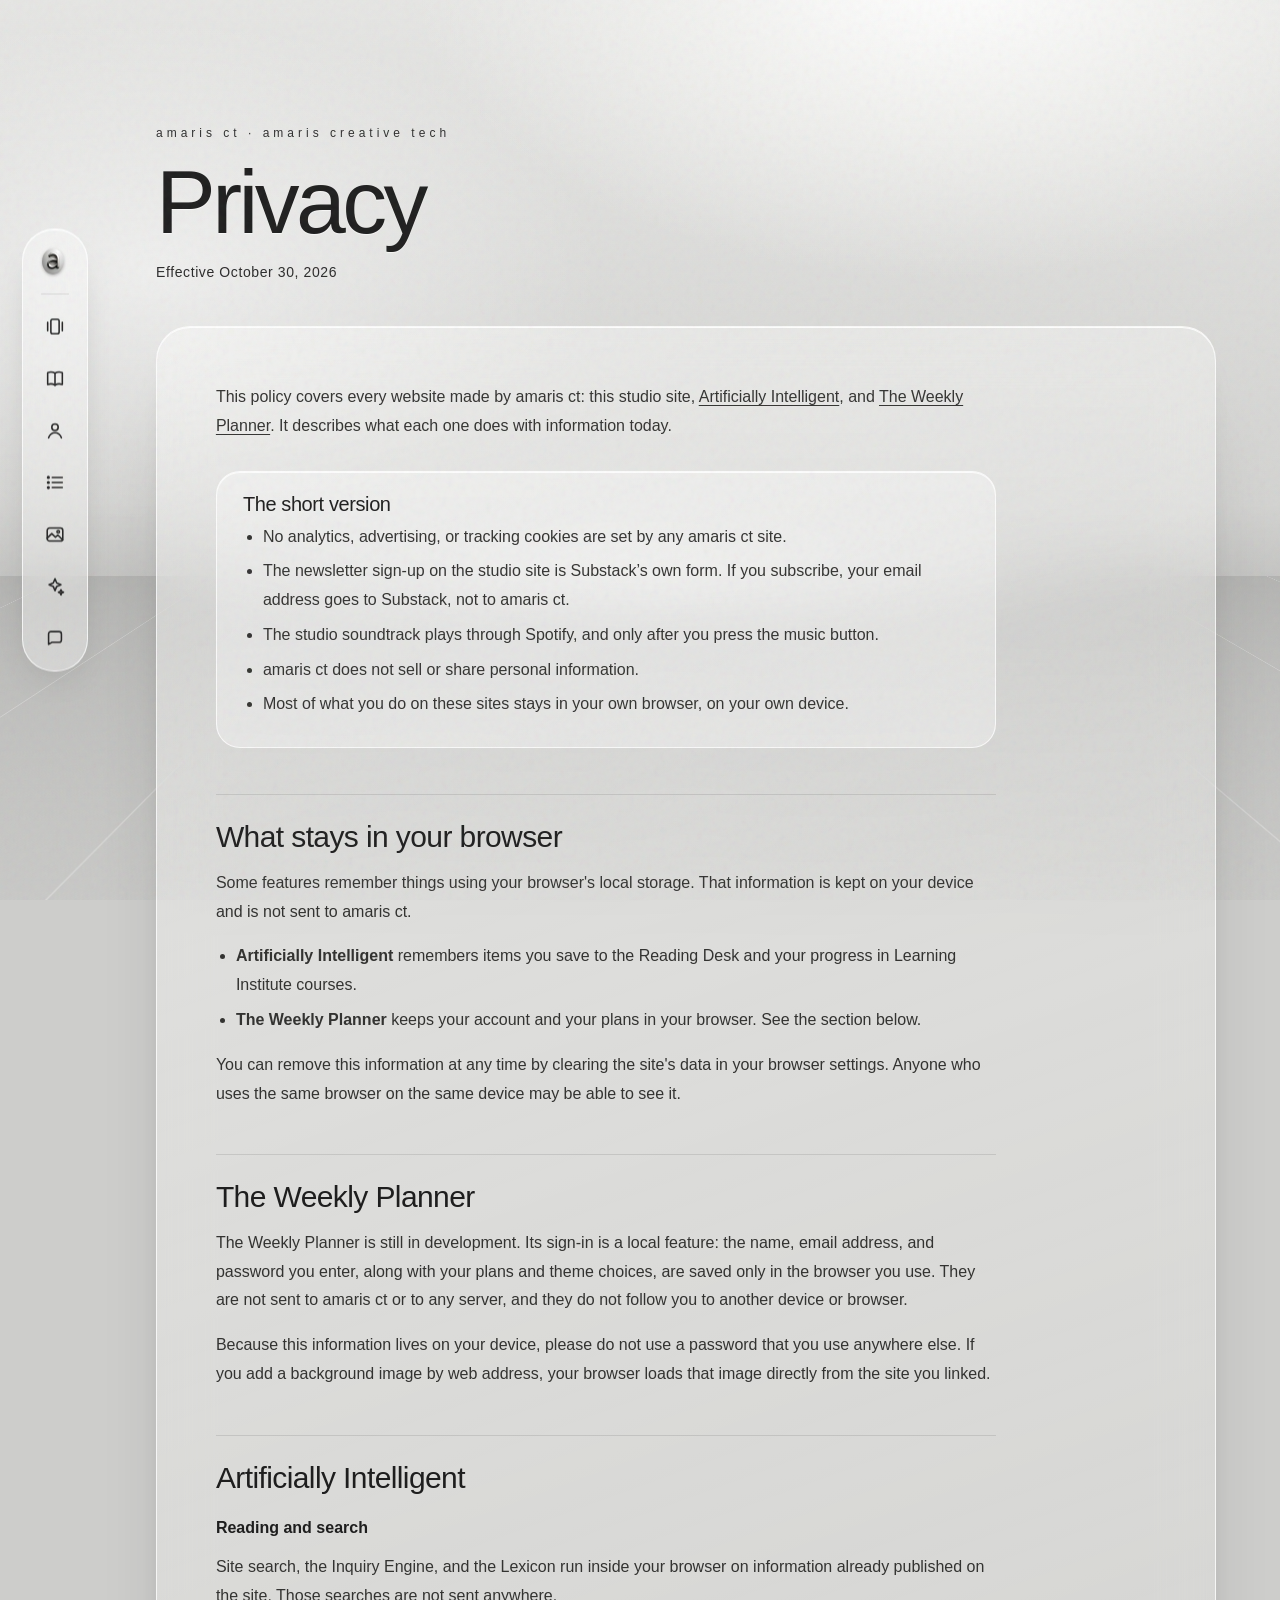
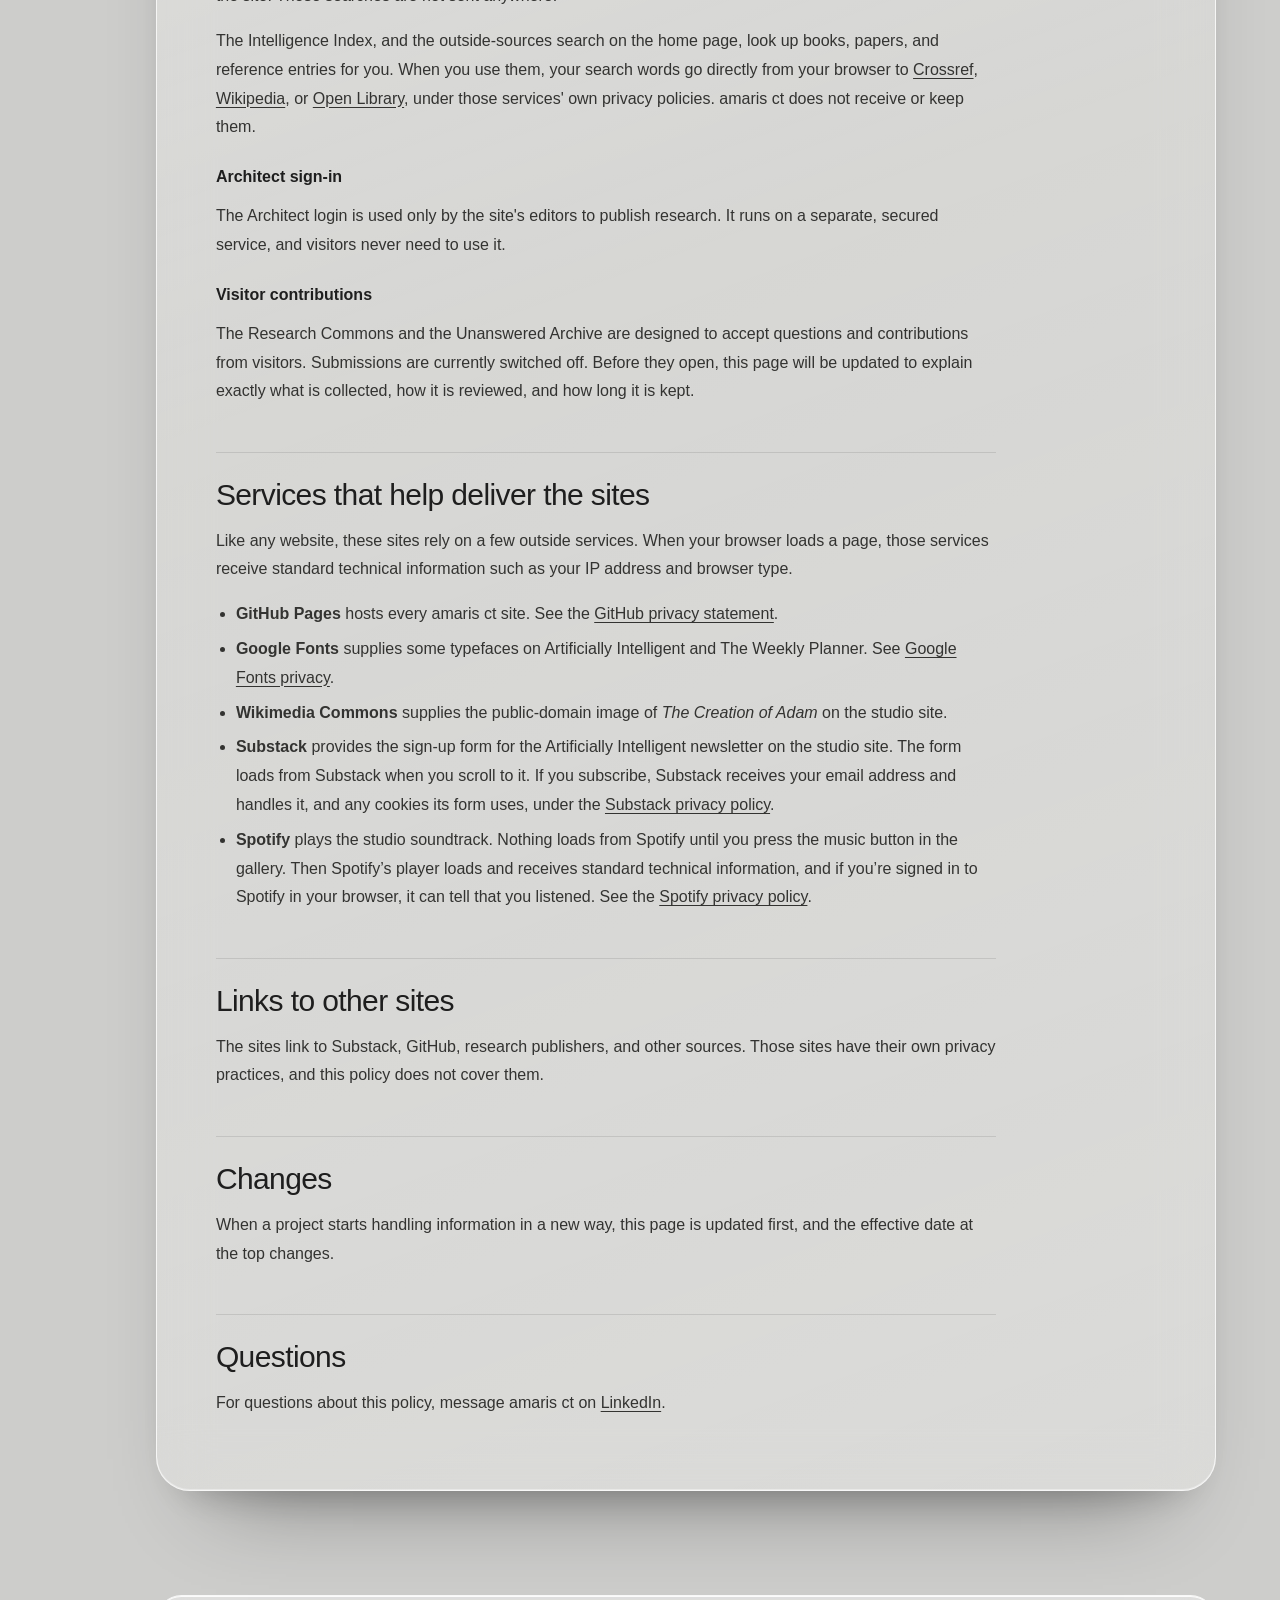
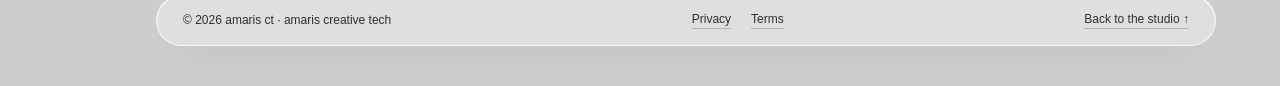
<file: privacy.html>
<!doctype html>
<html lang="en">
<head>
<meta charset="utf-8">
<meta name="viewport" content="width=device-width,initial-scale=1">
<title>Privacy · amaris ct</title>
<meta name="description" content="How amaris ct (amaris creative tech) handles information across its websites: the studio site, Artificially Intelligent, and The Weekly Planner.">
<link rel="canonical" href="https://amarisct.github.io/Amaris/privacy.html">
<meta name="theme-color" content="#d6d6d4">
<link rel="stylesheet" href="studio.css">
<link rel="stylesheet" href="legal.css">
<link rel="icon" href="favicon.ico" sizes="any">
<link rel="icon" type="image/png" sizes="32x32" href="favicon-32.png">
<link rel="apple-touch-icon" href="apple-touch-icon.png">
<link rel="manifest" href="site.webmanifest">
</head>
<body>
<div class="env" aria-hidden="true"></div>
<nav class="tabbar glass" aria-label="Main navigation">
  <a class="tab" href="./" aria-label="amaris ct home"><img src="icon-192.png" width="26" height="26" alt=""><span>amaris ct</span></a>
  <div class="tab-sep" aria-hidden="true"></div>
  <a class="tab" href="./#work" aria-label="Selected work"><svg viewBox="0 0 24 24" aria-hidden="true"><rect x="7.5" y="4" width="9" height="16" rx="2"/><path d="M4 7.5v9M20 7.5v9"/></svg><span>Selected work</span></a>
  <a class="tab" href="./#archive" aria-label="From the archive"><svg viewBox="0 0 24 24" aria-hidden="true"><path d="M4 5.6c2.6-1 5.4-1 8 .6 2.6-1.6 5.4-1.6 8-.6v13c-2.6-1-5.4-1-8 .6-2.6-1.6-5.4-1.6-8-.6z"/><path d="M12 6.2v13.4"/></svg><span>From the archive</span></a>
  <a class="tab" href="./#studio" aria-label="The studio"><svg viewBox="0 0 24 24" aria-hidden="true"><circle cx="12" cy="8.5" r="3.5"/><path d="M5 20c1.2-3.6 4-5.5 7-5.5s5.8 1.9 7 5.5"/></svg><span>The studio</span></a>
  <a class="tab" href="./#log" aria-label="Studio log"><svg viewBox="0 0 24 24" aria-hidden="true"><path d="M9 6.5h11M9 12h11M9 17.5h11"/><circle cx="4.75" cy="6.5" r=".9"/><circle cx="4.75" cy="12" r=".9"/><circle cx="4.75" cy="17.5" r=".9"/></svg><span>Studio log</span></a>
  <a class="tab" href="./#behind-banner" aria-label="Behind the banner"><svg viewBox="0 0 24 24" aria-hidden="true"><rect x="3.5" y="5" width="17" height="14" rx="2.5"/><path d="m3.5 16 5-5 4 4 2.5-2.5 5.5 5.5"/><circle cx="15.5" cy="9" r="1.4"/></svg><span>Behind the banner</span></a>
  <a class="tab" href="./#together" aria-label="Work together"><svg viewBox="0 0 24 24" aria-hidden="true"><path d="M12 3.5l1.9 4.6 4.6 1.9-4.6 1.9L12 16.5l-1.9-4.6L5.5 10l4.6-1.9z"/><path d="M18.5 15.5l.8 2 2 .8-2 .8-.8 2-.8-2-2-.8 2-.8z"/></svg><span>Work together</span></a>
  <a class="tab" href="./#connect" aria-label="Connect"><svg viewBox="0 0 24 24" aria-hidden="true"><path d="M5 18.5V7a2.5 2.5 0 0 1 2.5-2.5h9A2.5 2.5 0 0 1 19 7v6.5a2.5 2.5 0 0 1-2.5 2.5H9z"/></svg><span>Connect</span></a>
</nav>

<header class="page-hero">
  <p class="eyebrow">amaris ct · amaris creative tech</p>
  <h1>Privacy</h1>
  <p>Effective October 30, 2026</p>
</header>

<main>
<div class="window copy">
  <p class="lede">This policy covers every website made by amaris ct: this studio site, <a href="https://amarisct.github.io/Artificially-Intelligent/">Artificially Intelligent</a>, and <a href="https://amarisct.github.io/Weekly-Planner/">The Weekly Planner</a>. It describes what each one does with information today.</p>

  <section class="summary" aria-labelledby="short">
    <h2 id="short">The short version</h2>
    <ul>
      <li>No analytics, advertising, or tracking cookies are set by any amaris ct site.</li>
      <li>The newsletter sign-up on the studio site is Substack’s own form. If you subscribe, your email address goes to Substack, not to amaris ct.</li>
      <li>The studio soundtrack plays through Spotify, and only after you press the music button.</li>
      <li>amaris ct does not sell or share personal information.</li>
      <li>Most of what you do on these sites stays in your own browser, on your own device.</li>
    </ul>
  </section>

  <h2>What stays in your browser</h2>
  <p>Some features remember things using your browser's local storage. That information is kept on your device and is not sent to amaris ct.</p>
  <ul>
    <li><strong>Artificially Intelligent</strong> remembers items you save to the Reading Desk and your progress in Learning Institute courses.</li>
    <li><strong>The Weekly Planner</strong> keeps your account and your plans in your browser. See the section below.</li>
  </ul>
  <p>You can remove this information at any time by clearing the site's data in your browser settings. Anyone who uses the same browser on the same device may be able to see it.</p>

  <h2>The Weekly Planner</h2>
  <p>The Weekly Planner is still in development. Its sign-in is a local feature: the name, email address, and password you enter, along with your plans and theme choices, are saved only in the browser you use. They are not sent to amaris ct or to any server, and they do not follow you to another device or browser.</p>
  <p>Because this information lives on your device, please do not use a password that you use anywhere else. If you add a background image by web address, your browser loads that image directly from the site you linked.</p>

  <h2>Artificially Intelligent</h2>
  <h3>Reading and search</h3>
  <p>Site search, the Inquiry Engine, and the Lexicon run inside your browser on information already published on the site. Those searches are not sent anywhere.</p>
  <p>The Intelligence Index, and the outside-sources search on the home page, look up books, papers, and reference entries for you. When you use them, your search words go directly from your browser to <a href="https://www.crossref.org/" target="_blank" rel="noopener">Crossref</a>, <a href="https://www.wikipedia.org/" target="_blank" rel="noopener">Wikipedia</a>, or <a href="https://openlibrary.org/" target="_blank" rel="noopener">Open Library</a>, under those services' own privacy policies. amaris ct does not receive or keep them.</p>
  <h3>Architect sign-in</h3>
  <p>The Architect login is used only by the site's editors to publish research. It runs on a separate, secured service, and visitors never need to use it.</p>
  <h3>Visitor contributions</h3>
  <p>The Research Commons and the Unanswered Archive are designed to accept questions and contributions from visitors. Submissions are currently switched off. Before they open, this page will be updated to explain exactly what is collected, how it is reviewed, and how long it is kept.</p>

  <h2>Services that help deliver the sites</h2>
  <p>Like any website, these sites rely on a few outside services. When your browser loads a page, those services receive standard technical information such as your IP address and browser type.</p>
  <ul>
    <li><strong>GitHub Pages</strong> hosts every amaris ct site. See the <a href="https://docs.github.com/en/site-policy/privacy-policies/github-general-privacy-statement" target="_blank" rel="noopener">GitHub privacy statement</a>.</li>
    <li><strong>Google Fonts</strong> supplies some typefaces on Artificially Intelligent and The Weekly Planner. See <a href="https://developers.google.com/fonts/faq/privacy" target="_blank" rel="noopener">Google Fonts privacy</a>.</li>
    <li><strong>Wikimedia Commons</strong> supplies the public-domain image of <cite>The Creation of Adam</cite> on the studio site.</li>
    <li><strong>Substack</strong> provides the sign-up form for the Artificially Intelligent newsletter on the studio site. The form loads from Substack when you scroll to it. If you subscribe, Substack receives your email address and handles it, and any cookies its form uses, under the <a href="https://substack.com/privacy" target="_blank" rel="noopener">Substack privacy policy</a>.</li>
    <li><strong>Spotify</strong> plays the studio soundtrack. Nothing loads from Spotify until you press the music button in the gallery. Then Spotify’s player loads and receives standard technical information, and if you’re signed in to Spotify in your browser, it can tell that you listened. See the <a href="https://www.spotify.com/legal/privacy-policy/" target="_blank" rel="noopener">Spotify privacy policy</a>.</li>
  </ul>

  <h2>Links to other sites</h2>
  <p>The sites link to Substack, GitHub, research publishers, and other sources. Those sites have their own privacy practices, and this policy does not cover them.</p>

  <h2>Changes</h2>
  <p>When a project starts handling information in a new way, this page is updated first, and the effective date at the top changes.</p>

  <h2>Questions</h2>
  <p>For questions about this policy, message amaris ct on <a href="https://www.linkedin.com/in/jojomojojo222/" target="_blank" rel="noopener">LinkedIn</a>.</p>
</div>
</main>

<footer class="foot-wrap">
  <div class="site-foot glass">
    <span>© 2026 amaris ct · amaris creative tech</span>
    <nav aria-label="Legal"><a href="privacy.html">Privacy</a><a href="terms.html">Terms</a></nav>
    <a href="./">Back to the studio ↑</a>
  </div>
</footer>
</body>
</html>
</file>
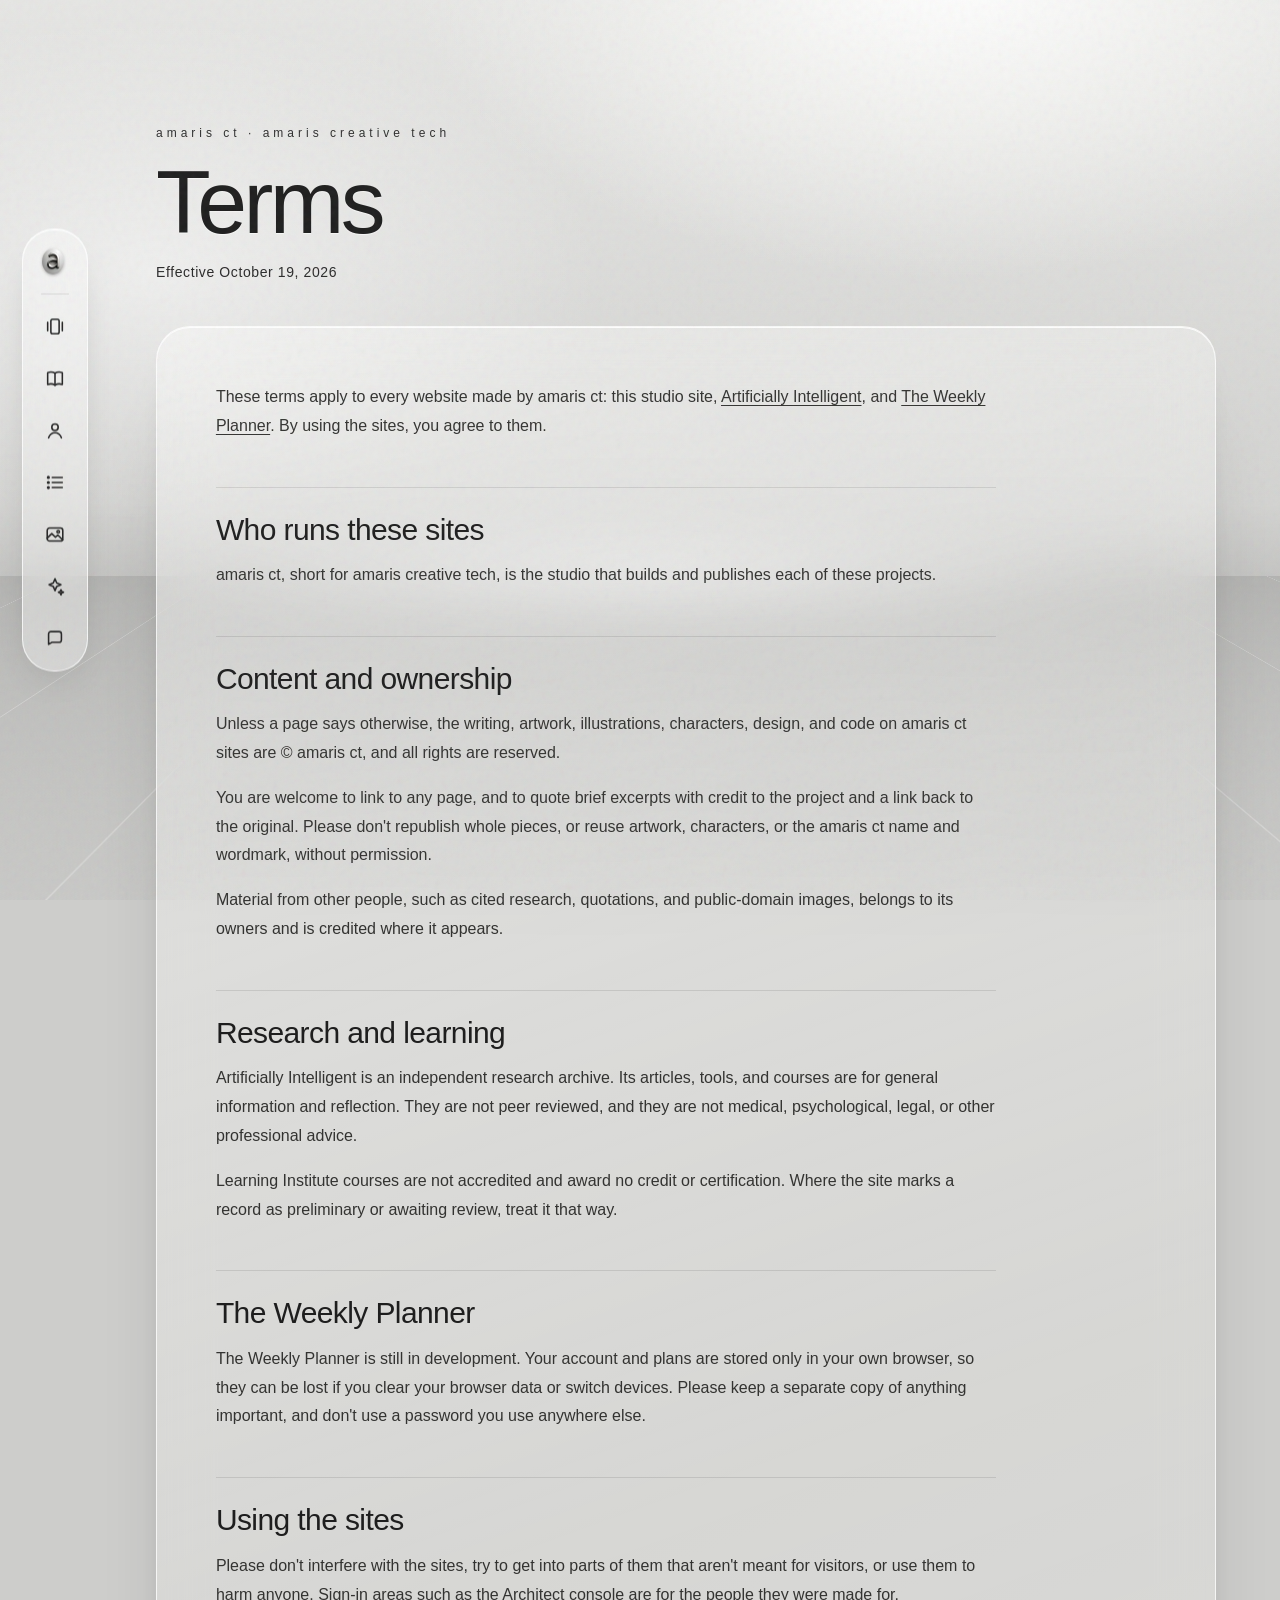
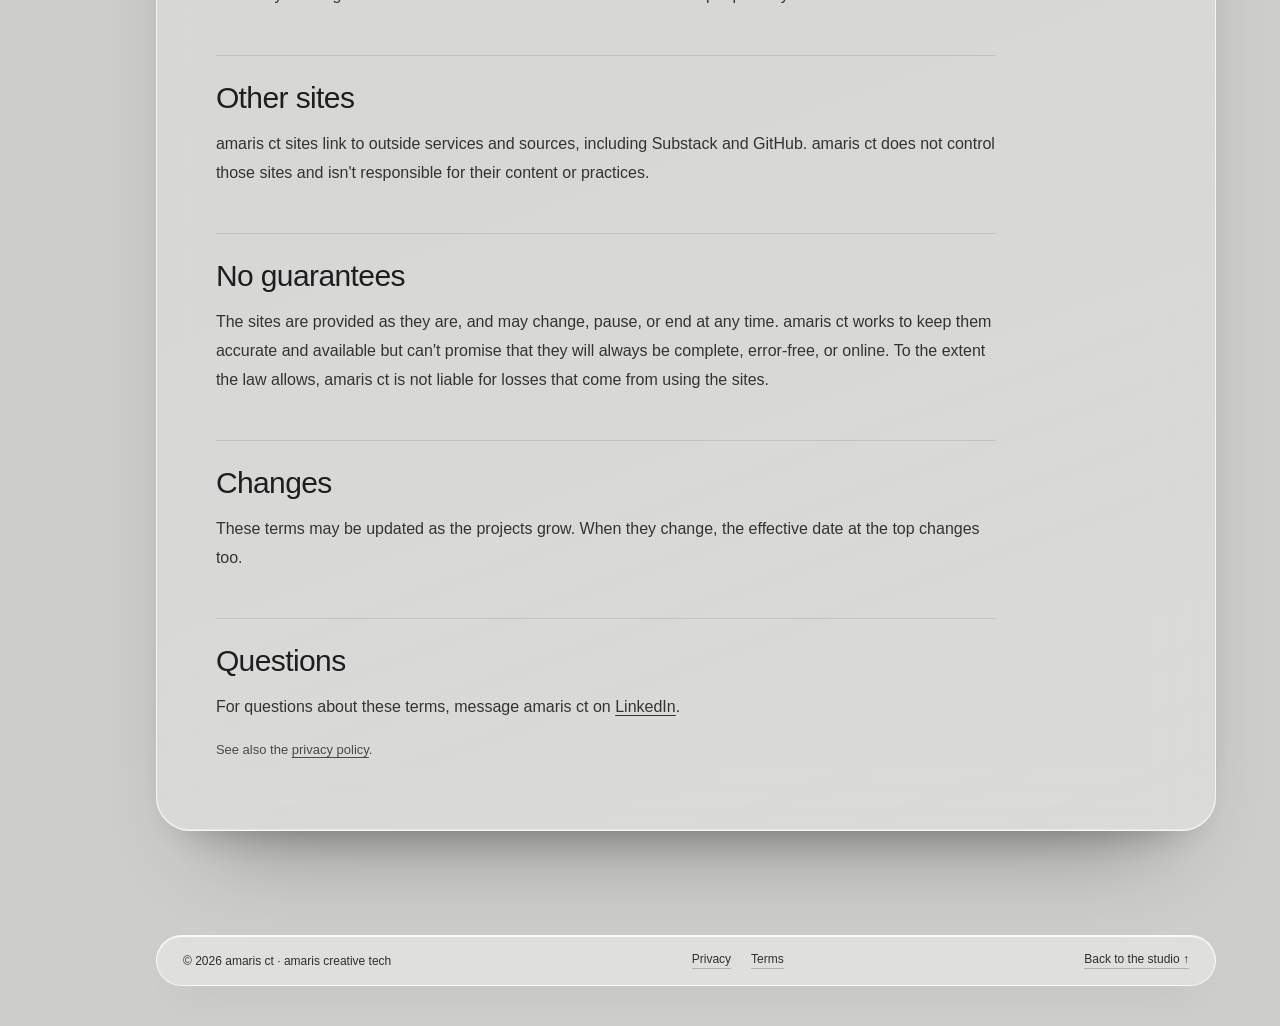
<file: terms.html>
<!doctype html>
<html lang="en">
<head>
<meta charset="utf-8">
<meta name="viewport" content="width=device-width,initial-scale=1">
<title>Terms · amaris ct</title>
<meta name="description" content="Terms of use for the websites made by amaris ct (amaris creative tech): the studio site, Artificially Intelligent, and The Weekly Planner.">
<link rel="canonical" href="https://amarisct.github.io/Amaris/terms.html">
<meta name="theme-color" content="#d6d6d4">
<link rel="stylesheet" href="studio.css">
<link rel="stylesheet" href="legal.css">
<link rel="icon" href="favicon.ico" sizes="any">
<link rel="icon" type="image/png" sizes="32x32" href="favicon-32.png">
<link rel="apple-touch-icon" href="apple-touch-icon.png">
<link rel="manifest" href="site.webmanifest">
</head>
<body>
<div class="env" aria-hidden="true"></div>
<nav class="tabbar glass" aria-label="Main navigation">
  <a class="tab" href="./" aria-label="amaris ct home"><img src="icon-192.png" width="26" height="26" alt=""><span>amaris ct</span></a>
  <div class="tab-sep" aria-hidden="true"></div>
  <a class="tab" href="./#work" aria-label="Selected work"><svg viewBox="0 0 24 24" aria-hidden="true"><rect x="7.5" y="4" width="9" height="16" rx="2"/><path d="M4 7.5v9M20 7.5v9"/></svg><span>Selected work</span></a>
  <a class="tab" href="./#archive" aria-label="From the archive"><svg viewBox="0 0 24 24" aria-hidden="true"><path d="M4 5.6c2.6-1 5.4-1 8 .6 2.6-1.6 5.4-1.6 8-.6v13c-2.6-1-5.4-1-8 .6-2.6-1.6-5.4-1.6-8-.6z"/><path d="M12 6.2v13.4"/></svg><span>From the archive</span></a>
  <a class="tab" href="./#studio" aria-label="The studio"><svg viewBox="0 0 24 24" aria-hidden="true"><circle cx="12" cy="8.5" r="3.5"/><path d="M5 20c1.2-3.6 4-5.5 7-5.5s5.8 1.9 7 5.5"/></svg><span>The studio</span></a>
  <a class="tab" href="./#log" aria-label="Studio log"><svg viewBox="0 0 24 24" aria-hidden="true"><path d="M9 6.5h11M9 12h11M9 17.5h11"/><circle cx="4.75" cy="6.5" r=".9"/><circle cx="4.75" cy="12" r=".9"/><circle cx="4.75" cy="17.5" r=".9"/></svg><span>Studio log</span></a>
  <a class="tab" href="./#behind-banner" aria-label="Behind the banner"><svg viewBox="0 0 24 24" aria-hidden="true"><rect x="3.5" y="5" width="17" height="14" rx="2.5"/><path d="m3.5 16 5-5 4 4 2.5-2.5 5.5 5.5"/><circle cx="15.5" cy="9" r="1.4"/></svg><span>Behind the banner</span></a>
  <a class="tab" href="./#together" aria-label="Work together"><svg viewBox="0 0 24 24" aria-hidden="true"><path d="M12 3.5l1.9 4.6 4.6 1.9-4.6 1.9L12 16.5l-1.9-4.6L5.5 10l4.6-1.9z"/><path d="M18.5 15.5l.8 2 2 .8-2 .8-.8 2-.8-2-2-.8 2-.8z"/></svg><span>Work together</span></a>
  <a class="tab" href="./#connect" aria-label="Connect"><svg viewBox="0 0 24 24" aria-hidden="true"><path d="M5 18.5V7a2.5 2.5 0 0 1 2.5-2.5h9A2.5 2.5 0 0 1 19 7v6.5a2.5 2.5 0 0 1-2.5 2.5H9z"/></svg><span>Connect</span></a>
</nav>

<header class="page-hero">
  <p class="eyebrow">amaris ct · amaris creative tech</p>
  <h1>Terms</h1>
  <p>Effective October 19, 2026</p>
</header>

<main>
<div class="window copy">
  <p class="lede">These terms apply to every website made by amaris ct: this studio site, <a href="https://amarisct.github.io/Artificially-Intelligent/">Artificially Intelligent</a>, and <a href="https://amarisct.github.io/Weekly-Planner/">The Weekly Planner</a>. By using the sites, you agree to them.</p>

  <h2>Who runs these sites</h2>
  <p>amaris ct, short for amaris creative tech, is the studio that builds and publishes each of these projects.</p>

  <h2>Content and ownership</h2>
  <p>Unless a page says otherwise, the writing, artwork, illustrations, characters, design, and code on amaris ct sites are © amaris ct, and all rights are reserved.</p>
  <p>You are welcome to link to any page, and to quote brief excerpts with credit to the project and a link back to the original. Please don't republish whole pieces, or reuse artwork, characters, or the amaris ct name and wordmark, without permission.</p>
  <p>Material from other people, such as cited research, quotations, and public-domain images, belongs to its owners and is credited where it appears.</p>

  <h2>Research and learning</h2>
  <p>Artificially Intelligent is an independent research archive. Its articles, tools, and courses are for general information and reflection. They are not peer reviewed, and they are not medical, psychological, legal, or other professional advice.</p>
  <p>Learning Institute courses are not accredited and award no credit or certification. Where the site marks a record as preliminary or awaiting review, treat it that way.</p>

  <h2>The Weekly Planner</h2>
  <p>The Weekly Planner is still in development. Your account and plans are stored only in your own browser, so they can be lost if you clear your browser data or switch devices. Please keep a separate copy of anything important, and don't use a password you use anywhere else.</p>

  <h2>Using the sites</h2>
  <p>Please don't interfere with the sites, try to get into parts of them that aren't meant for visitors, or use them to harm anyone. Sign-in areas such as the Architect console are for the people they were made for.</p>

  <h2>Other sites</h2>
  <p>amaris ct sites link to outside services and sources, including Substack and GitHub. amaris ct does not control those sites and isn't responsible for their content or practices.</p>

  <h2>No guarantees</h2>
  <p>The sites are provided as they are, and may change, pause, or end at any time. amaris ct works to keep them accurate and available but can't promise that they will always be complete, error-free, or online. To the extent the law allows, amaris ct is not liable for losses that come from using the sites.</p>

  <h2>Changes</h2>
  <p>These terms may be updated as the projects grow. When they change, the effective date at the top changes too.</p>

  <h2>Questions</h2>
  <p>For questions about these terms, message amaris ct on <a href="https://www.linkedin.com/in/jojomojojo222/" target="_blank" rel="noopener">LinkedIn</a>.</p>
  <p class="note">See also the <a href="privacy.html">privacy policy</a>.</p>
</div>
</main>

<footer class="foot-wrap">
  <div class="site-foot glass">
    <span>© 2026 amaris ct · amaris creative tech</span>
    <nav aria-label="Legal"><a href="privacy.html">Privacy</a><a href="terms.html">Terms</a></nav>
    <a href="./">Back to the studio ↑</a>
  </div>
</footer>
</body>
</html>
</file>
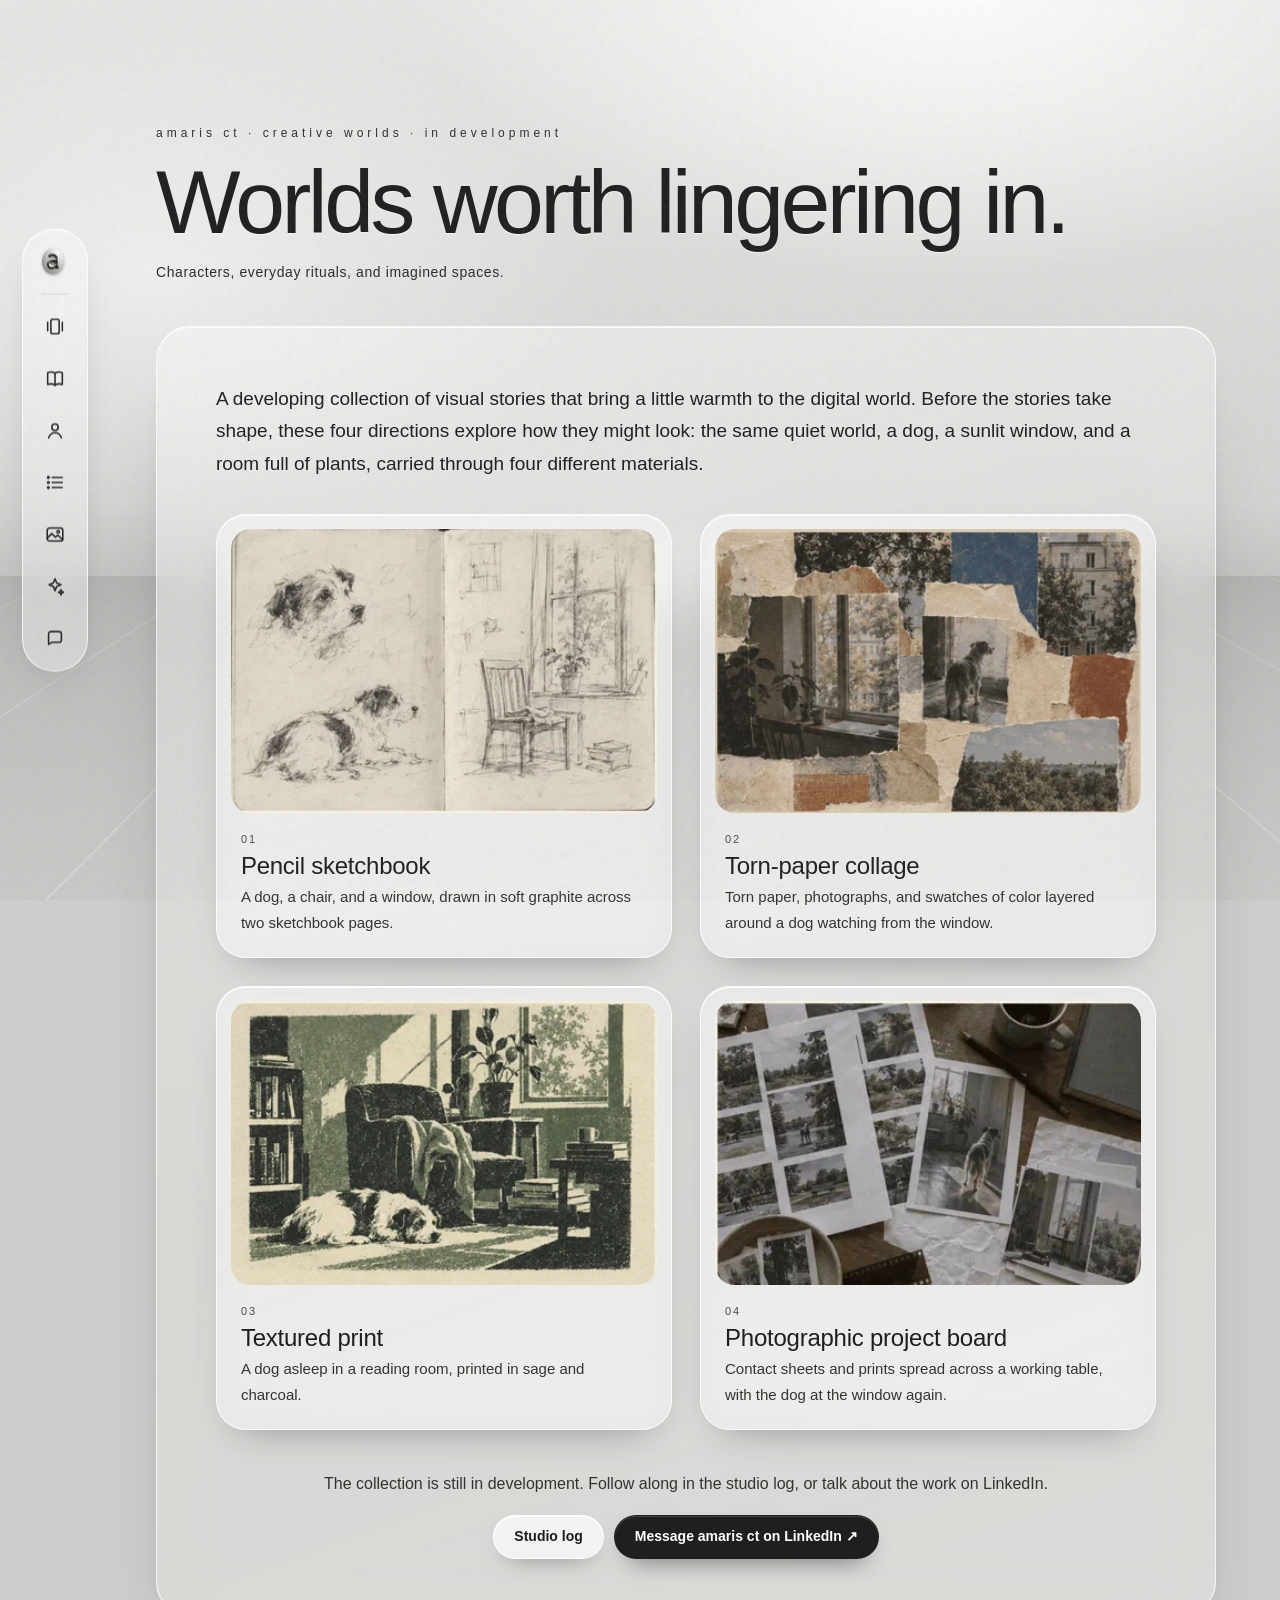
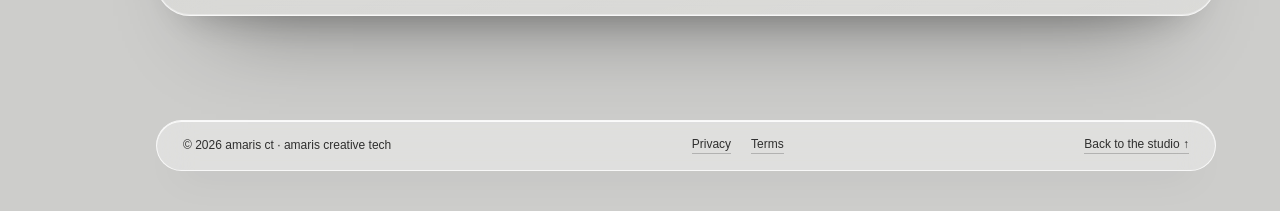
<file: worlds.html>
<!doctype html>
<html lang="en">
<head>
<meta charset="utf-8">
<meta name="viewport" content="width=device-width,initial-scale=1">
<title>Creative Worlds · amaris ct</title>
<meta name="description" content="Creative Worlds by amaris ct: characters, everyday rituals, and imagined spaces, explored through four visual directions — pencil sketchbook, torn-paper collage, textured print, and photographic project board.">
<link rel="canonical" href="https://amarisct.github.io/Amaris/worlds.html">
<meta name="theme-color" content="#d6d6d4">
<link rel="stylesheet" href="studio.css">
<link rel="stylesheet" href="legal.css">
<link rel="icon" href="favicon.ico" sizes="any">
<link rel="icon" type="image/png" sizes="32x32" href="favicon-32.png">
<link rel="apple-touch-icon" href="apple-touch-icon.png">
<meta property="og:type" content="website">
<meta property="og:site_name" content="amaris ct">
<meta property="og:title" content="Creative Worlds · amaris ct">
<meta property="og:description" content="Characters, everyday rituals, and imagined spaces: four visual directions for a developing collection.">
<meta property="og:url" content="https://amarisct.github.io/Amaris/worlds.html">
<meta property="og:image" content="https://amarisct.github.io/Amaris/og-card.jpg">
<meta name="twitter:card" content="summary_large_image">
</head>
<body>
<div class="env" aria-hidden="true"></div>
<nav class="tabbar glass" aria-label="Main navigation">
  <a class="tab" href="./" aria-label="amaris ct home"><img src="icon-192.png" width="26" height="26" alt=""><span>amaris ct</span></a>
  <div class="tab-sep" aria-hidden="true"></div>
  <a class="tab" href="./#work" aria-label="Selected work"><svg viewBox="0 0 24 24" aria-hidden="true"><rect x="7.5" y="4" width="9" height="16" rx="2"/><path d="M4 7.5v9M20 7.5v9"/></svg><span>Selected work</span></a>
  <a class="tab" href="./#archive" aria-label="From the archive"><svg viewBox="0 0 24 24" aria-hidden="true"><path d="M4 5.6c2.6-1 5.4-1 8 .6 2.6-1.6 5.4-1.6 8-.6v13c-2.6-1-5.4-1-8 .6-2.6-1.6-5.4-1.6-8-.6z"/><path d="M12 6.2v13.4"/></svg><span>From the archive</span></a>
  <a class="tab" href="./#studio" aria-label="The studio"><svg viewBox="0 0 24 24" aria-hidden="true"><circle cx="12" cy="8.5" r="3.5"/><path d="M5 20c1.2-3.6 4-5.5 7-5.5s5.8 1.9 7 5.5"/></svg><span>The studio</span></a>
  <a class="tab" href="./#log" aria-label="Studio log"><svg viewBox="0 0 24 24" aria-hidden="true"><path d="M9 6.5h11M9 12h11M9 17.5h11"/><circle cx="4.75" cy="6.5" r=".9"/><circle cx="4.75" cy="12" r=".9"/><circle cx="4.75" cy="17.5" r=".9"/></svg><span>Studio log</span></a>
  <a class="tab" href="./#behind-banner" aria-label="Behind the banner"><svg viewBox="0 0 24 24" aria-hidden="true"><rect x="3.5" y="5" width="17" height="14" rx="2.5"/><path d="m3.5 16 5-5 4 4 2.5-2.5 5.5 5.5"/><circle cx="15.5" cy="9" r="1.4"/></svg><span>Behind the banner</span></a>
  <a class="tab" href="./#together" aria-label="Work together"><svg viewBox="0 0 24 24" aria-hidden="true"><path d="M12 3.5l1.9 4.6 4.6 1.9-4.6 1.9L12 16.5l-1.9-4.6L5.5 10l4.6-1.9z"/><path d="M18.5 15.5l.8 2 2 .8-2 .8-.8 2-.8-2-2-.8 2-.8z"/></svg><span>Work together</span></a>
  <a class="tab" href="./#connect" aria-label="Connect"><svg viewBox="0 0 24 24" aria-hidden="true"><path d="M5 18.5V7a2.5 2.5 0 0 1 2.5-2.5h9A2.5 2.5 0 0 1 19 7v6.5a2.5 2.5 0 0 1-2.5 2.5H9z"/></svg><span>Connect</span></a>
</nav>

<header class="page-hero">
  <p class="eyebrow">amaris ct · creative worlds · in development</p>
  <h1>Worlds worth lingering in.</h1>
  <p>Characters, everyday rituals, and imagined spaces.</p>
</header>

<main>
  <div class="window">
    <p class="lede">A developing collection of visual stories that bring a little warmth to the digital world. Before the stories take shape, these four directions explore how they might look: the same quiet world, a dog, a sunlit window, and a room full of plants, carried through four different materials.</p>
    <div class="worlds">
    <figure class="world glass">
      <picture><source media="(prefers-reduced-motion: reduce)" srcset="creative-world-1-poster.webp"><img src="creative-world-1.webp" width="384" height="257" alt="Pencil sketchbook featuring a dog and a quiet room"></picture>
      <figcaption><span class="num">01</span><h2>Pencil sketchbook</h2><p>A dog, a chair, and a window, drawn in soft graphite across two sketchbook pages.</p></figcaption>
    </figure>
    <figure class="world glass">
      <picture><source media="(prefers-reduced-motion: reduce)" srcset="creative-world-2-poster.webp"><img src="creative-world-2.webp" width="384" height="255" loading="lazy" alt="Torn-paper collage of photographs and textured paper"></picture>
      <figcaption><span class="num">02</span><h2>Torn-paper collage</h2><p>Torn paper, photographs, and swatches of color layered around a dog watching from the window.</p></figcaption>
    </figure>
    <figure class="world glass">
      <picture><source media="(prefers-reduced-motion: reduce)" srcset="creative-world-3-poster.webp"><img src="creative-world-3.webp" width="384" height="257" loading="lazy" alt="Sage and charcoal print illustration of a reading room and dog"></picture>
      <figcaption><span class="num">03</span><h2>Textured print</h2><p>A dog asleep in a reading room, printed in sage and charcoal.</p></figcaption>
    </figure>
    <figure class="world glass">
      <picture><source media="(prefers-reduced-motion: reduce)" srcset="creative-world-4-poster.webp"><img src="creative-world-4.webp" width="384" height="257" loading="lazy" alt="Photographic project board with contact sheets and sketches"></picture>
      <figcaption><span class="num">04</span><h2>Photographic project board</h2><p>Contact sheets and prints spread across a working table, with the dog at the window again.</p></figcaption>
    </figure>
    </div>
    <div class="closing">
      <p>The collection is still in development. Follow along in the studio log, or talk about the work on LinkedIn.</p>
      <div class="pills">
        <a class="pill pill-light" href="./#log">Studio log</a>
        <a class="pill pill-solid" href="https://www.linkedin.com/in/jojomojojo222/" target="_blank" rel="noopener">Message amaris ct on LinkedIn ↗</a>
      </div>
    </div>
  </div>
</main>

<footer class="foot-wrap">
  <div class="site-foot glass">
    <span>© 2026 amaris ct · amaris creative tech</span>
    <nav aria-label="Legal"><a href="privacy.html">Privacy</a><a href="terms.html">Terms</a></nav>
    <a href="./">Back to the studio ↑</a>
  </div>
</footer>
</body>
</html>
</file>
<file: studio.css>
/* amaris ct · shared look for every page
   A silver room with floating glass windows: light comes from above, a soft
   floor meets the horizon, and content sits on frosted glass. */

:root {
  --ink: #1e1e1e;
  --body: #333331;
  --muted: #4a4a48;
  --hair: #0000001a;
  --ui: -apple-system, BlinkMacSystemFont, "SF Pro Text", "SF Pro Display", "Segoe UI", "Helvetica Neue", Arial, sans-serif;
  --radius: 34px;
  --tab-room: 0px;       /* space kept free for the side tab bar */
  --gutter: max(20px, 5vw);
  color-scheme: light;
}
* { box-sizing: border-box; }
html { scroll-behavior: smooth; background: #cdcdcb; }
html, body { overflow-x: hidden; }
@supports (overflow: clip) { html, body { overflow-x: clip; } }
body {
  margin: 0;
  min-height: 100vh;
  color: var(--ink);
  font-family: var(--ui);
  -webkit-font-smoothing: antialiased;
  text-rendering: optimizeLegibility;
}
a { color: inherit; }
img { max-width: 100%; }
a:focus-visible, button:focus-visible, summary:focus-visible { outline: 2px solid #1d1d1d; outline-offset: 3px; border-radius: 6px; }
.sr-only {
  position: absolute !important;
  width: 1px; height: 1px;
  padding: 0; margin: -1px;
  overflow: hidden;
  clip: rect(0 0 0 0);
  white-space: nowrap;
  border: 0;
}

/* ---------- The room ---------- */
.env {
  position: fixed;
  inset: 0;
  z-index: -1;
  overflow: hidden;
  pointer-events: none;
  background:
    radial-gradient(ellipse 60% 50% at 74% -4%, #ffffff 0%, #f1f1ef 34%, #ffffff00 70%),
    radial-gradient(ellipse 50% 40% at 12% 30%, #ffffff8c, #ffffff00 70%),
    linear-gradient(#e6e6e4 0%, #d3d3d1 56%, #c4c4c2 64%, #cfcfcd 100%);
}
.env:before {
  content: "";
  position: absolute;
  left: -30%; right: -30%; top: 64%; bottom: -60%;
  transform-origin: 50% 0;
  transform: perspective(520px) rotateX(62deg);
  background:
    repeating-linear-gradient(90deg, #ffffff47 0 1px, #ffffff00 1px 150px),
    linear-gradient(#b3b3b1, #d6d6d4 60%, #dededc);
}
.env:after {
  content: "";
  position: absolute;
  left: 0; right: 0;
  top: calc(64% - 60px);
  height: 120px;
  background: radial-gradient(ellipse 55% 50% at 50% 50%, #ffffffb3, #ffffff00 72%);
}
/* Fine paper grain over everything, as before */
body:before {
  content: "";
  position: fixed;
  inset: 0;
  z-index: 90;
  pointer-events: none;
  opacity: .12;
  background-image: url("data:image/svg+xml,%3Csvg viewBox='0 0 180 180' xmlns='http://www.w3.org/2000/svg'%3E%3Cfilter id='n'%3E%3CfeTurbulence type='fractalNoise' baseFrequency='.8' numOctaves='3' stitchTiles='stitch'/%3E%3C/filter%3E%3Crect width='100%25' height='100%25' opacity='.5' filter='url(%23n)'/%3E%3C/svg%3E");
}

/* ---------- Glass ---------- */
.window {
  position: relative;
  width: min(1180px, 100%);
  margin: 0 auto 64px;
  padding: clamp(28px, 4.4vw, 60px) clamp(22px, 4.6vw, 64px);
  border-radius: var(--radius);
  background: linear-gradient(160deg, #ffffff6e, #ffffff33 55%, #ffffff47);
  border: 1px solid #ffffffbd;
  -webkit-backdrop-filter: blur(28px) saturate(160%);
  backdrop-filter: blur(28px) saturate(160%);
  box-shadow:
    0 60px 90px -60px #00000073,
    0 22px 44px -30px #00000052,
    inset 0 1px 0 #ffffffeb,
    inset 0 -1px 0 #ffffff5c;
}
.glass {
  background: #ffffff5c;
  border: 1px solid #ffffffc7;
  -webkit-backdrop-filter: blur(18px) saturate(150%);
  backdrop-filter: blur(18px) saturate(150%);
  box-shadow: 0 18px 40px -24px #0000006b, inset 0 1px 0 #ffffffe0;
}
.smoke {
  background: linear-gradient(160deg, #2c2c2cd1, #161616e0);
  border: 1px solid #ffffff2e;
  -webkit-backdrop-filter: blur(24px) saturate(140%);
  backdrop-filter: blur(24px) saturate(140%);
  box-shadow: 0 40px 70px -40px #000000a6, inset 0 1px 0 #ffffff2e;
  color: #f4f4f2;
}
.inset-list {
  list-style: none;
  margin: 0;
  padding: 4px 0;
  border-radius: 24px;
  background: #ffffff4d;
  border: 1px solid #ffffffb3;
  box-shadow: inset 0 1px 0 #ffffffd9;
}
.inset-list > li { padding: 16px 22px; border-top: 1px solid var(--hair); }
.inset-list > li:first-child { border-top: 0; }

/* ---------- Type ---------- */
.eyebrow {
  margin: 0;
  font-size: 11px;
  letter-spacing: 2.2px;
  text-transform: uppercase;
  color: var(--muted);
}
.window h2, .section-title {
  margin: 14px 0 0;
  font-weight: 300;
  font-size: clamp(36px, 4.6vw, 54px);
  line-height: 1.05;
  letter-spacing: -.03em;
  color: var(--ink);
}
.section-head { display: flex; justify-content: space-between; align-items: flex-end; gap: 20px; flex-wrap: wrap; margin-bottom: 34px; }

/* ---------- Buttons ---------- */
.pill {
  display: inline-flex;
  align-items: center;
  gap: 10px;
  padding: 13px 20px;
  border-radius: 999px;
  font: 600 14px/1.1 var(--ui);
  text-decoration: none;
  cursor: pointer;
  border: 1px solid transparent;
  transition: transform .2s ease, background .2s ease, box-shadow .2s ease;
}
.pill:hover { transform: translateY(-1px); }
.pill svg { width: 16px; height: 16px; fill: none; stroke: currentColor; stroke-width: 2; stroke-linecap: round; stroke-linejoin: round; flex: none; }
.pill-solid { background: #1f1f1f; color: #fff; box-shadow: 0 12px 26px -14px #000000b3, inset 0 1px 0 #ffffff26; }
.pill-solid:hover { background: #000; }
.pill-light {
  background: #ffffff99;
  color: #1d1d1d;
  border-color: #ffffffe0;
  -webkit-backdrop-filter: blur(16px) saturate(150%);
  backdrop-filter: blur(16px) saturate(150%);
  box-shadow: 0 10px 24px -14px #00000080, inset 0 1px 0 #fff;
}
.pill-light:hover { background: #ffffffd9; }
.pill-ghost { color: #f4f4f2; border-color: #ffffff59; background: #ffffff14; }
.pill-ghost:hover { background: #ffffff29; }
.pills { display: flex; flex-wrap: wrap; gap: 10px; }

/* ---------- Tab bar ---------- */
.tabbar {
  position: fixed;
  z-index: 80;
  left: 22px;
  top: 50%;
  transform: translateY(-50%);
  display: flex;
  flex-direction: column;
  gap: 4px;
  padding: 8px;
  border-radius: 32px;
}
.tab {
  position: relative;
  display: flex;
  align-items: center;
  gap: 0;
  height: 48px;
  min-width: 48px;
  padding: 0 13px;
  border-radius: 24px;
  color: #262626;
  text-decoration: none;
  font: 500 14px/1 var(--ui);
  white-space: nowrap;
  transition: background .2s ease, gap .3s ease;
}
.tab svg { width: 22px; height: 22px; flex: none; fill: none; stroke: currentColor; stroke-width: 1.7; stroke-linecap: round; stroke-linejoin: round; }
.tab img { width: 26px; height: 26px; border-radius: 50%; flex: none; margin: 0 -2px; box-shadow: 0 1px 3px #0004; }
.tab span { max-width: 0; opacity: 0; overflow: hidden; transition: max-width .32s ease, opacity .2s ease; }
.tab:hover { background: #ffffff73; }
.tab[aria-current="true"], .tab[aria-current="page"] { background: #fffffff2; box-shadow: 0 3px 10px -3px #0000004d; }
.tabbar:hover .tab, .tabbar:focus-within .tab { gap: 12px; }
.tabbar:hover .tab span, .tabbar:focus-within .tab span { max-width: 190px; opacity: 1; padding-right: 6px; }
.tab-sep { height: 1px; margin: 4px 10px; background: var(--hair); }

/* ---------- Page frame ---------- */
main { padding: 0 var(--gutter) 40px calc(var(--gutter) + var(--tab-room)); }
.foot-wrap { padding: 0 var(--gutter) 40px calc(var(--gutter) + var(--tab-room)); }
.site-foot {
  width: min(1180px, 100%);
  margin: 0 auto;
  display: flex;
  justify-content: space-between;
  align-items: center;
  flex-wrap: wrap;
  gap: 12px 26px;
  padding: 16px 26px;
  border-radius: 999px;
  font-size: 12px;
  color: #2f2f2f;
}
.site-foot nav { display: flex; gap: 20px; }
.site-foot a { text-decoration: none; border-bottom: 1px solid #0003; padding-bottom: 2px; }
.site-foot a:hover { border-color: #000; }

@media (min-width: 1100px) {
  :root { --tab-room: 92px; }
}
@media (max-width: 1099px) {
  .tabbar {
    left: 50%;
    top: auto;
    bottom: max(12px, env(safe-area-inset-bottom));
    transform: translateX(-50%);
    flex-direction: row;
    gap: 2px;
    padding: 6px;
    border-radius: 30px;
  }
  .tab { height: 44px; min-width: 42px; padding: 0 10px; }
  .tab span, .tabbar:hover .tab span, .tabbar:focus-within .tab span { display: none; }
  .tab-sep { width: 1px; height: auto; margin: 8px 3px; }
  main { padding-bottom: 96px; }
  .foot-wrap { padding-bottom: 96px; }
  .site-foot { border-radius: 26px; justify-content: center; text-align: center; }
}
@media (max-width: 420px) {
  .tab { min-width: 38px; padding: 0 8px; }
  .tab svg { width: 20px; height: 20px; }
}

/* Visitors who ask for less transparency or motion */
@media (prefers-reduced-transparency: reduce) {
  .window, .glass, .inset-list, .pill-light, .site-foot, .tabbar { background: #ededeb; -webkit-backdrop-filter: none; backdrop-filter: none; }
  .smoke { background: #232323; }
}
@media (prefers-reduced-motion: reduce) {
  html { scroll-behavior: auto; }
  .pill, .tab, .tab span { transition: none; }
}
</file>
<file: legal.css>
/* amaris ct · reading pages (Privacy, Terms, Creative Worlds, 404).
   Load after studio.css, which provides the room, glass, tab bar and footer. */

.page-hero {
  position: relative;
  padding: clamp(70px, 14vh, 150px) var(--gutter) 46px calc(var(--gutter) + var(--tab-room));
}
.page-hero > * { width: min(1180px, 100%); margin-left: auto; margin-right: auto; }
.page-hero .eyebrow { color: #2f2f2f; letter-spacing: 4px; text-transform: none; font-size: 12px; }
.page-hero h1 {
  margin-top: 18px;
  margin-bottom: 16px;
  font-weight: 300;
  font-size: clamp(46px, 7vw, 96px);
  line-height: 1;
  letter-spacing: -.04em;
  text-shadow: 0 1px 1px #ffffffb3;
}
.page-hero p:not(.eyebrow) { margin-top: 0; margin-bottom: 0; font-size: 14px; letter-spacing: .6px; color: #2a2a2a; }

/* Long reading in a glass window */
.copy > * { max-width: 780px; }
.lede { margin-top: 0; font-size: 19px; line-height: 1.7; color: var(--ink); }
.copy h2 {
  font-weight: 300;
  font-size: 30px;
  letter-spacing: -.02em;
  margin: 46px 0 6px;
  padding-top: 26px;
  border-top: 1px solid var(--hair);
}
.copy h3 { font-weight: 600; font-size: 16px; margin: 26px 0 4px; }
.copy p, .copy li { font-size: 16px; line-height: 1.8; color: var(--body); }
.copy ul { padding-left: 20px; }
.copy li { margin: 6px 0; }
.copy a { text-underline-offset: 3px; }
.summary {
  margin: 30px 0 0;
  padding: 22px 26px;
  border-radius: 24px;
  background: #ffffff59;
  border: 1px solid #ffffffc7;
  box-shadow: inset 0 1px 0 #ffffffe0;
}
.summary h2 { margin: 0 0 4px; padding: 0; border: 0; font-size: 20px; font-weight: 500; }
.summary ul { margin: 8px 0 0; }
.note { font-size: 13px !important; color: var(--muted) !important; }

/* 404: places to continue */
.copy .paths { padding: 4px 0; }
.copy .paths li { margin: 0; padding: 0; }
.paths a { display: flex; justify-content: space-between; align-items: center; gap: 20px; padding: 18px 22px; text-decoration: none; }
.paths a:hover b { text-decoration: underline; text-underline-offset: 4px; }
.paths b { font-weight: 500; font-size: 17px; color: var(--ink); }
.paths span { font-size: 13px; color: var(--muted); text-align: right; }

/* Creative Worlds */
.worlds { display: grid; grid-template-columns: minmax(0, 1fr) minmax(0, 1fr); gap: 28px; margin-top: 34px; }
.world { margin: 0; padding: 14px 14px 22px; border-radius: 30px; }
.world img { display: block; width: 100%; height: auto; aspect-ratio: 1.5; object-fit: cover; border-radius: 20px; }
.world figcaption { padding: 16px 10px 0; }
.world .num { font-size: 11px; letter-spacing: 2px; color: var(--muted); }
.world h2 { font-weight: 400; font-size: 24px; letter-spacing: -.01em; margin: 6px 0 6px; padding: 0; border: 0; }
.world p { margin: 0; font-size: 15px; line-height: 1.7; color: var(--body); }
.closing { max-width: 760px; margin: 40px auto 0; text-align: center; }
.closing p { font-size: 16px; line-height: 1.8; color: var(--body); }
.closing .pills { justify-content: center; margin-top: 16px; }

@media (max-width: 760px) {
  .worlds { grid-template-columns: 1fr; gap: 20px; }
  .paths a { flex-direction: column; align-items: flex-start; gap: 4px; }
  .paths span { text-align: left; }
}
</file>
